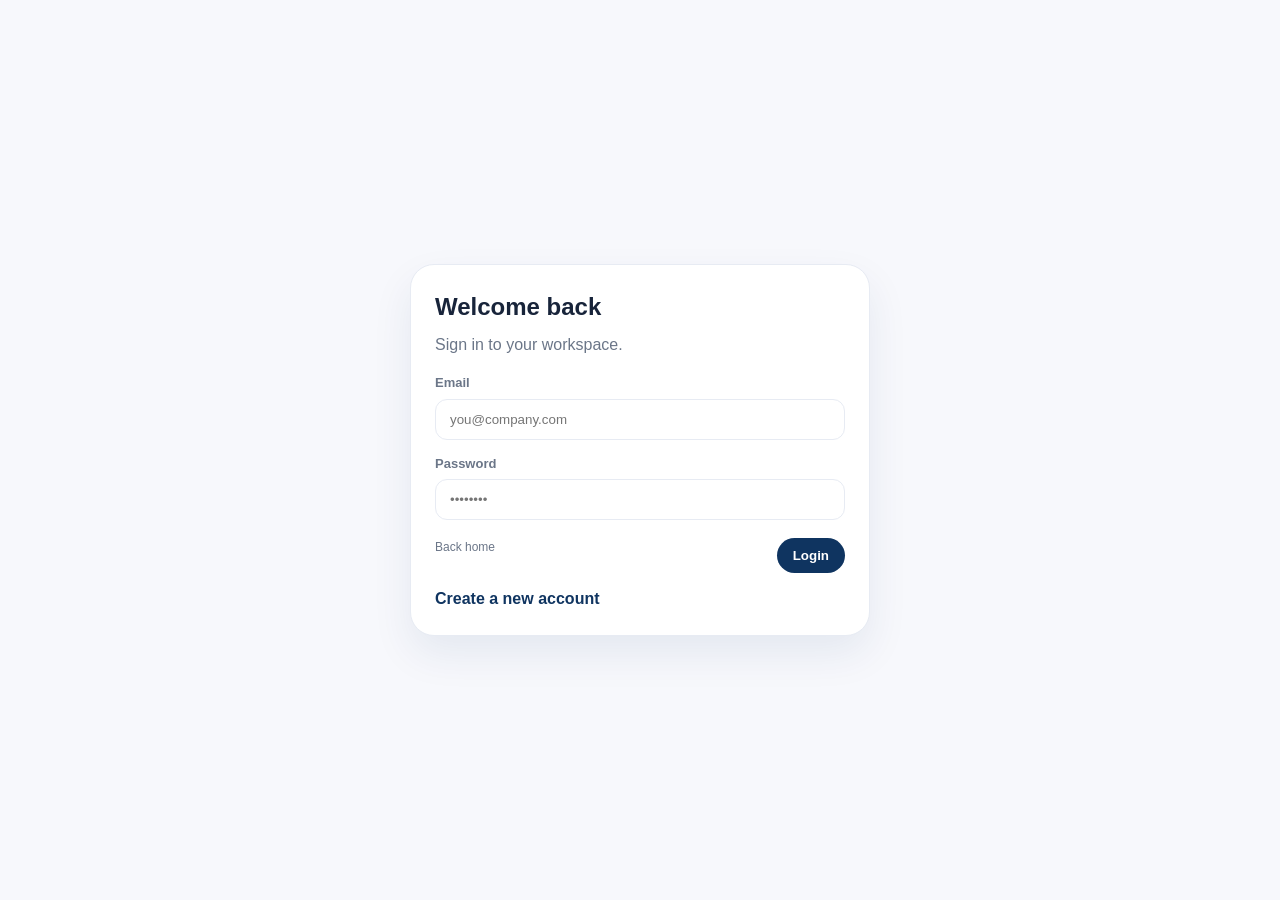
<file: admin.html>
<!DOCTYPE html>
<html lang="en">
<head>
  <meta charset="UTF-8" />
  <meta name="viewport" content="width=device-width, initial-scale=1.0" />
  <title>Admin Dashboard · Catalog SaaS Studio</title>
  <link rel="stylesheet" href="styles.css" />
</head>
<body data-page="admin">
  <div class="shell">
    <aside class="sidebar">
      <a class="brand" href="admin.html">Admin Console</a>
      <a class="active" href="admin.html">Users</a>
      <a href="dashboard.html">User Dashboard</a>
      <a href="catalogue_cloud_app_v2.html">Catalog Studio</a>
      <a href="#" id="adminLogoutBtn">Logout</a>
    </aside>
    <main class="main">
      <div class="topbar">
        <div>
          <h2 id="adminWelcome">Admin console</h2>
          <p class="small">Manage all accounts from one place.</p>
        </div>
      </div>
      <div class="panel" style="padding:20px; margin-bottom: 16px;">
        <h3>Tenant analytics</h3>
        <p class="small">Review the health of your tenant workspace and role assignments.</p>
        <div class="kpis" style="margin-top: 12px;">
          <div class="kpi"><span class="small">Tenant</span><strong id="tenantName">default</strong></div>
          <div class="kpi"><span class="small">Users</span><strong id="tenantUserCount">0</strong></div>
          <div class="kpi"><span class="small">Catalogs</span><strong id="tenantCatalogCount">0</strong></div>
        </div>
      </div>
      <div class="panel" style="padding:20px; margin-bottom: 16px;">
        <h3>Tenant role management</h3>
        <p class="small">Assign workspace roles to collaborators for this tenant.</p>
        <div class="form-grid" style="margin-top: 12px;">
          <div class="form-group">
            <label for="tenantUserSelect">User</label>
            <select id="tenantUserSelect"></select>
          </div>
          <div class="form-group">
            <label for="tenantRoleSelect">Role</label>
            <select id="tenantRoleSelect">
              <option value="member">Member</option>
              <option value="admin">Admin</option>
              <option value="viewer">Viewer</option>
            </select>
          </div>
          <div class="form-actions" style="grid-column: 1 / -1; justify-content: flex-end;">
            <button class="btn btn-primary" id="saveTenantRoleBtn" type="button">Assign role</button>
          </div>
        </div>
      </div>
      <div class="table-wrap">
        <table>
          <thead>
            <tr>
              <th>Name</th>
              <th>Email</th>
              <th>Role</th>
              <th>Status</th>
              <th>Actions</th>
            </tr>
          </thead>
          <tbody id="usersTableBody"></tbody>
        </table>
      </div>
    </main>
  </div>
  <script src="app.js"></script>
</body>
</html>
</file>
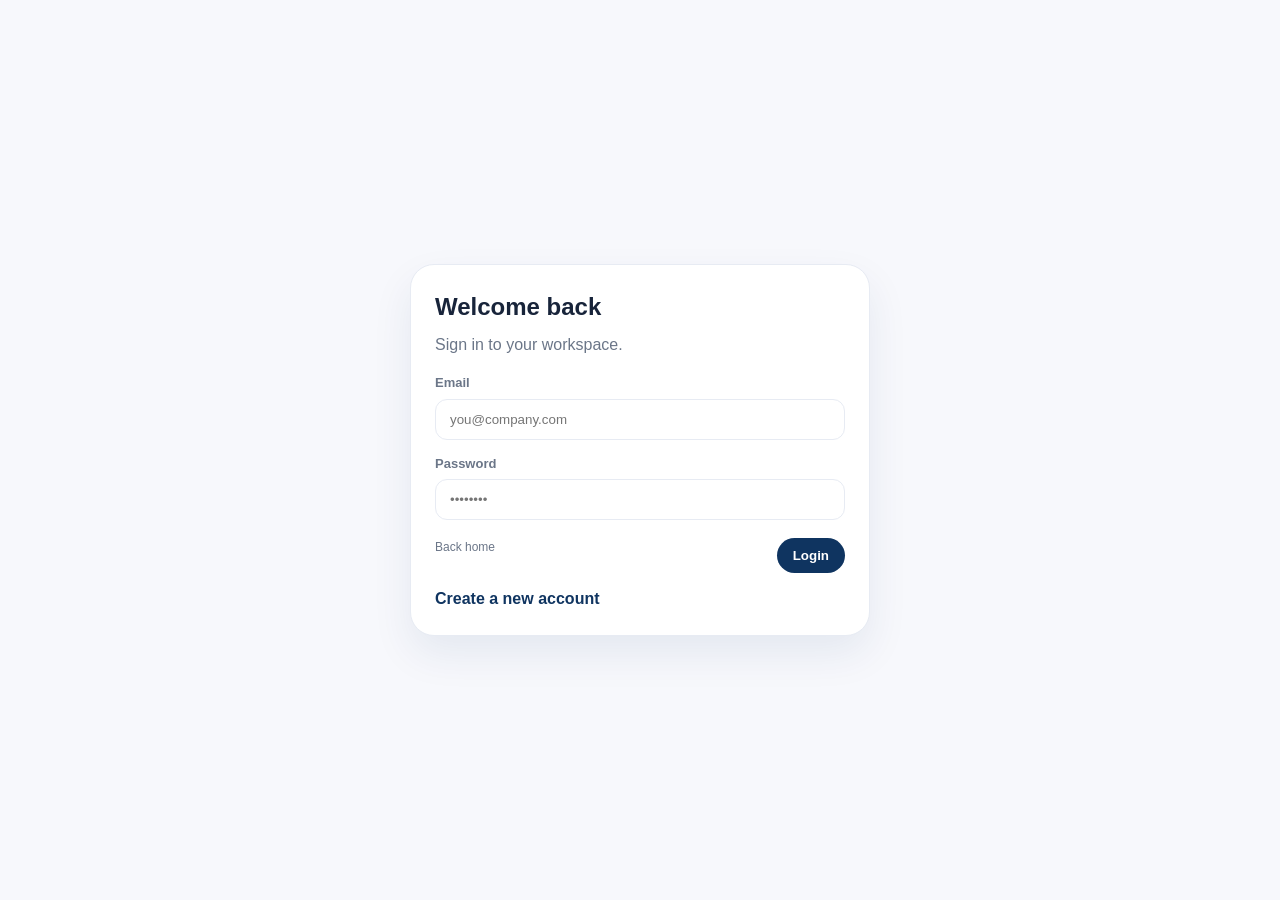
<file: dashboard.html>
<!DOCTYPE html>
<html lang="en">
<head>
  <meta charset="UTF-8" />
  <meta name="viewport" content="width=device-width, initial-scale=1.0" />
  <title>User Dashboard · Catalog SaaS Studio</title>
  <link rel="stylesheet" href="styles.css" />
</head>
<body data-page="dashboard">
  <div class="shell">
    <aside class="sidebar">
      <a class="brand" href="dashboard.html">Catalog SaaS</a>
      <a class="active" href="dashboard.html">Dashboard</a>
      <a href="catalogue_cloud_app_v2.html">Catalog Manager</a>
      <a href="#" id="logoutBtn">Logout</a>
    </aside>
    <main class="main">
      <div class="topbar">
        <div>
          <h2 id="welcomeName">Welcome</h2>
          <p class="small">Your user workspace and activity overview.</p>
        </div>
        <a href="catalogue_cloud_app_v2.html" class="btn btn-primary">Open Catalog Studio</a>
      </div>
      <div class="kpis">
        <div class="kpi"><span class="small">Total users</span><strong id="totalUsers">0</strong></div>
        <div class="kpi"><span class="small">Active accounts</span><strong id="activeUsers">0</strong></div>
        <div class="kpi"><span class="small">Admin accounts</span><strong id="adminCount">0</strong></div>
      </div>
      <div class="panel" style="padding:20px; margin-bottom: 16px;">
        <h3>Workspace overview</h3>
        <p class="small">You can manage catalog tasks, review team availability, and jump into the catalog studio.</p>
      </div>

      <div class="panel" style="padding:20px; margin-bottom: 16px;">
        <div class="topbar" style="margin-bottom: 12px;">
          <div>
            <h3 style="margin:0;">Tenant analytics</h3>
            <p class="small" style="margin: 4px 0 0;">Live snapshot of your catalog health.</p>
          </div>
          <div class="hero-actions">
            <button class="btn btn-secondary" id="exportCatalogBtn">Export JSON</button>
            <label class="btn btn-secondary" for="importCatalogInput" style="cursor:pointer;">Import JSON</label>
            <input id="importCatalogInput" type="file" accept="application/json" style="display:none;" />
          </div>
        </div>
        <div class="kpis">
          <div class="kpi"><span class="small">Catalog items</span><strong id="catalogCount">0</strong></div>
          <div class="kpi"><span class="small">Total stock</span><strong id="totalStock">0</strong></div>
          <div class="kpi"><span class="small">Value</span><strong id="catalogValue">$0.00</strong></div>
        </div>
      </div>

      <div class="panel" style="padding:20px;">
        <div class="topbar" style="margin-bottom: 12px;">
          <div>
            <h3 style="margin:0;">Catalog CRUD panel</h3>
            <p class="small" style="margin: 4px 0 0;">Create, edit, and remove products for your tenant.</p>
          </div>
          <button class="btn btn-primary" id="showCatalogFormBtn">New catalog item</button>
        </div>

        <form id="catalogForm" class="form-grid" style="display:none; margin-bottom: 16px;">
          <input type="hidden" id="catalogId" />
          <div class="form-group">
            <label for="catalogName">Name</label>
            <input id="catalogName" required />
          </div>
          <div class="form-group">
            <label for="catalogSku">SKU</label>
            <input id="catalogSku" required />
          </div>
          <div class="form-group">
            <label for="catalogCategory">Category</label>
            <input id="catalogCategory" required />
          </div>
          <div class="form-group">
            <label for="catalogPrice">Price</label>
            <input id="catalogPrice" type="number" step="0.01" required />
          </div>
          <div class="form-group">
            <label for="catalogStock">Stock</label>
            <input id="catalogStock" type="number" required />
          </div>
          <div class="form-group">
            <label for="catalogStatus">Status</label>
            <select id="catalogStatus">
              <option value="active">Active</option>
              <option value="draft">Draft</option>
              <option value="archived">Archived</option>
            </select>
          </div>
          <div class="form-group">
            <label for="catalogImageFile">Upload image</label>
            <input id="catalogImageFile" type="file" accept="image/*" />
          </div>
          <div class="form-group">
            <label for="catalogImageUrl">Image URL</label>
            <input id="catalogImageUrl" />
          </div>
          <div class="form-group">
            <label for="catalogDescription">Description</label>
            <input id="catalogDescription" />
          </div>
          <div class="form-actions" style="grid-column: 1 / -1; justify-content: flex-end;">
            <button type="button" class="btn btn-secondary" id="cancelCatalogBtn">Cancel</button>
            <button type="submit" class="btn btn-primary">Save item</button>
          </div>
        </form>

        <div class="table-wrap">
          <table>
            <thead>
              <tr>
                <th>Name</th>
                <th>SKU</th>
                <th>Category</th>
                <th>Price</th>
                <th>Stock</th>
                <th>Status</th>
                <th>Actions</th>
              </tr>
            </thead>
            <tbody id="catalogTableBody"></tbody>
          </table>
        </div>
      </div>
    </main>
  </div>
  <script src="app.js"></script>
</body>
</html>
</file>
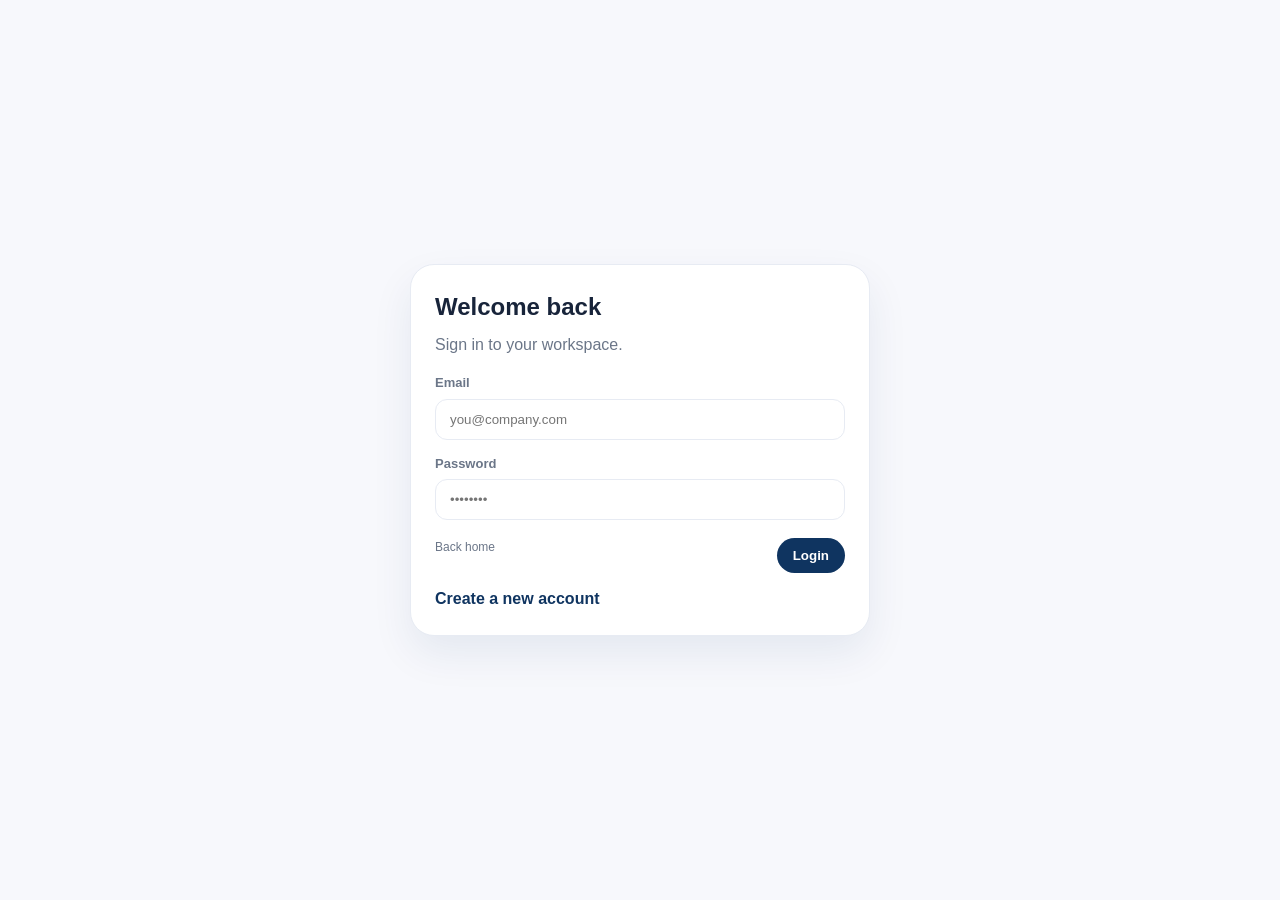
<file: login.html>
<!DOCTYPE html>
<html lang="en">
<head>
  <meta charset="UTF-8" />
  <meta name="viewport" content="width=device-width, initial-scale=1.0" />
  <title>Login · Catalog SaaS Studio</title>
  <link rel="stylesheet" href="styles.css" />
</head>
<body>
  <div class="auth-wrap">
    <div class="auth-card">
      <h2>Welcome back</h2>
      <p>Sign in to your workspace.</p>
      <form id="loginForm">
        <div class="form-group">
          <label for="email">Email</label>
          <input id="email" name="email" type="email" placeholder="you@company.com" required />
        </div>
        <div class="form-group">
          <label for="password">Password</label>
          <input id="password" name="password" type="password" placeholder="••••••••" required />
        </div>
        <div class="form-actions">
          <a href="index.html" class="small">Back home</a>
          <button class="btn btn-primary" type="submit">Login</button>
        </div>
      </form>
      <div id="authMessage" class="message"></div>
      <div class="switch-link"><a href="register.html">Create a new account</a></div>
    </div>
  </div>
  <script src="app.js"></script>
</body>
</html>
</file>
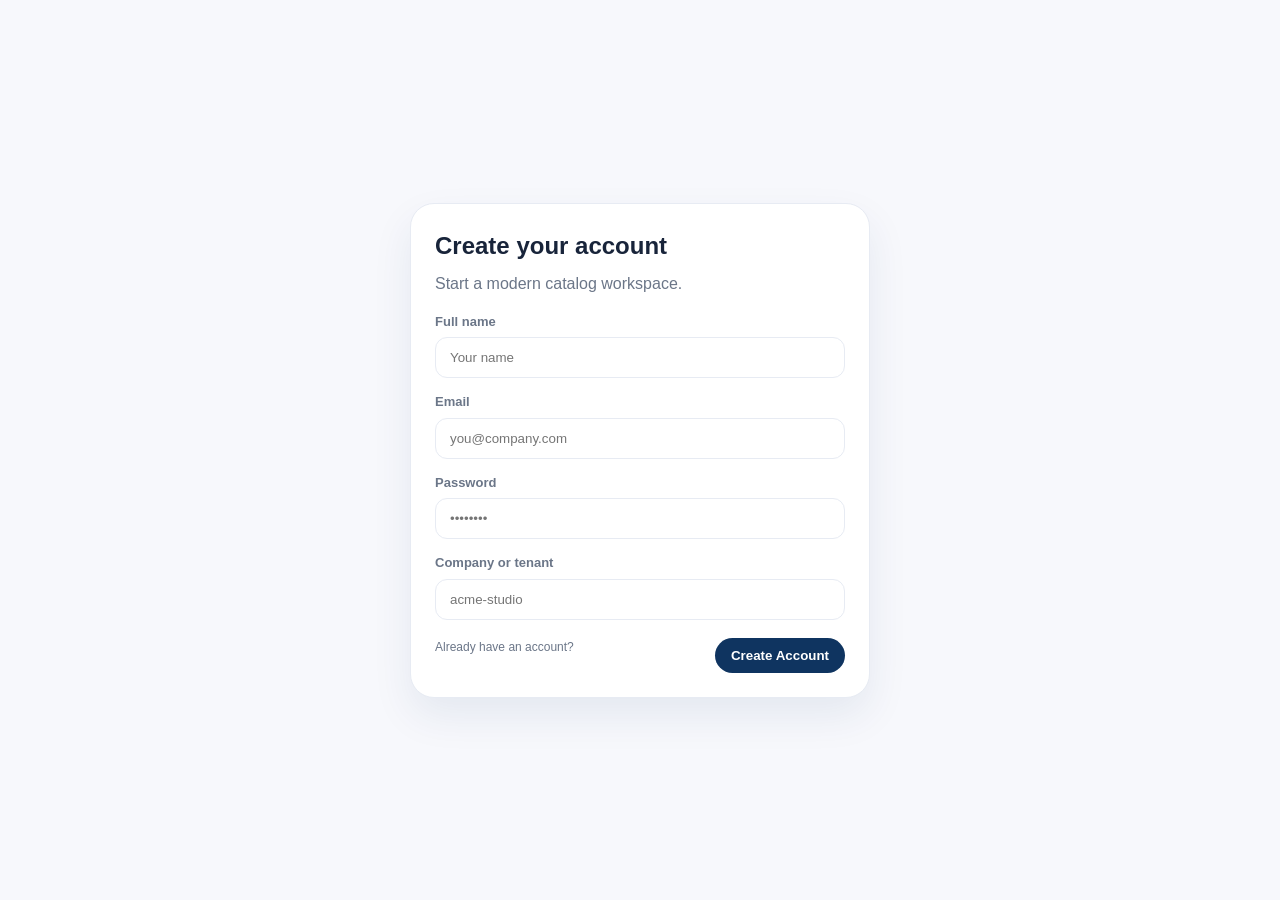
<file: register.html>
<!DOCTYPE html>
<html lang="en">
<head>
  <meta charset="UTF-8" />
  <meta name="viewport" content="width=device-width, initial-scale=1.0" />
  <title>Register · Catalog SaaS Studio</title>
  <link rel="stylesheet" href="styles.css" />
</head>
<body>
  <div class="auth-wrap">
    <div class="auth-card">
      <h2>Create your account</h2>
      <p>Start a modern catalog workspace.</p>
      <form id="registerForm">
        <div class="form-group">
          <label for="name">Full name</label>
          <input id="name" name="name" type="text" placeholder="Your name" required />
        </div>
        <div class="form-group">
          <label for="email">Email</label>
          <input id="email" name="email" type="email" placeholder="you@company.com" required />
        </div>
        <div class="form-group">
          <label for="password">Password</label>
          <input id="password" name="password" type="password" placeholder="••••••••" required />
        </div>
        <div class="form-group">
          <label for="tenantId">Company or tenant</label>
          <input id="tenantId" name="tenantId" type="text" placeholder="acme-studio" />
        </div>
        <div class="form-actions">
          <a href="login.html" class="small">Already have an account?</a>
          <button class="btn btn-primary" type="submit">Create Account</button>
        </div>
      </form>
      <div id="authMessage" class="message"></div>
    </div>
  </div>
  <script src="app.js"></script>
</body>
</html>
</file>
<file: styles.css>
:root {
  --bg: #f7f8fc;
  --surface: #ffffff;
  --surface-2: #f3f5fb;
  --text: #18243a;
  --muted: #6b7688;
  --primary: #0f3460;
  --secondary: #e94560;
  --accent: #27ae60;
  --border: #e7ebf3;
}
* { box-sizing: border-box; }
body {
  margin: 0;
  font-family: Inter, Segoe UI, Roboto, sans-serif;
  background: var(--bg);
  color: var(--text);
  line-height: 1.5;
}
a { color: inherit; text-decoration: none; }
.container { max-width: 1200px; margin: 0 auto; padding: 24px; }
nav { background: rgba(255,255,255,0.9); backdrop-filter: blur(10px); border-bottom: 1px solid var(--border); position: sticky; top: 0; z-index: 20; }
.navbar { max-width: 1200px; margin: 0 auto; padding: 16px 24px; display: flex; justify-content: space-between; align-items: center; }
.brand { font-weight: 800; color: var(--primary); font-size: 1.1rem; }
.nav-links { display: flex; gap: 14px; align-items: center; color: var(--muted); }
.btn {
  border: none; border-radius: 999px; padding: 10px 16px; font-weight: 700; cursor: pointer;
}
.btn-primary { background: var(--primary); color: white; }
.btn-secondary { background: var(--surface-2); color: var(--primary); }
.btn-danger { background: var(--secondary); color: white; }
.hero { display: grid; grid-template-columns: 1.2fr 0.8fr; gap: 24px; padding: 48px 0 28px; align-items: center; }
.hero-card, .panel { background: var(--surface); border: 1px solid var(--border); border-radius: 24px; box-shadow: 0 14px 40px rgba(15, 52, 96, 0.08); }
.hero-card { padding: 32px; }
.hero-card h1 { font-size: clamp(28px, 4vw, 44px); margin: 0 0 12px; line-height: 1.1; }
.hero-card p { color: var(--muted); font-size: 16px; margin-bottom: 18px; }
.hero-actions { display: flex; gap: 12px; flex-wrap: wrap; }
.hero-side { padding: 24px; }
.hero-side ul { padding-left: 18px; color: var(--muted); }
.features { display: grid; grid-template-columns: repeat(3, 1fr); gap: 16px; margin: 24px 0 40px; }
.feature { background: var(--surface); border: 1px solid var(--border); border-radius: 18px; padding: 18px; }
.feature h3 { margin: 0 0 8px; font-size: 16px; }
.feature p { margin: 0; color: var(--muted); font-size: 14px; }
.auth-wrap { min-height: 100vh; display: grid; place-items: center; padding: 24px; }
.auth-card { width: min(460px, 100%); background: var(--surface); border: 1px solid var(--border); border-radius: 24px; padding: 24px; box-shadow: 0 18px 40px rgba(15, 52, 96, 0.08); }
.auth-card h2 { margin-top: 0; margin-bottom: 8px; }
.auth-card p { color: var(--muted); margin-top: 0; }
.form-group { margin-bottom: 14px; }
.form-group label { display: block; font-size: 13px; font-weight: 700; margin-bottom: 6px; color: var(--muted); }
.form-group input, .form-group select { width: 100%; padding: 12px 14px; border: 1px solid var(--border); border-radius: 12px; }
.form-actions { display: flex; justify-content: space-between; gap: 10px; margin-top: 18px; }
.switch-link { margin-top: 14px; color: var(--primary); font-weight: 700; cursor: pointer; }
.message { margin-top: 12px; padding: 10px 12px; border-radius: 12px; font-size: 14px; display: none; }
.message.error { background: #fff2f4; color: #b42318; display: block; }
.message.success { background: #effcf3; color: #027a48; display: block; }
.shell { display: grid; grid-template-columns: 260px 1fr; min-height: 100vh; }
.sidebar { background: var(--primary); color: white; padding: 24px 18px; }
.sidebar .brand { color: white; margin-bottom: 24px; display: block; }
.sidebar a { display: block; margin: 8px 0; padding: 10px 12px; border-radius: 12px; color: rgba(255,255,255,0.9); }
.sidebar a.active, .sidebar a:hover { background: rgba(255,255,255,0.16); }
.main { padding: 24px; }
.topbar { display: flex; justify-content: space-between; align-items: center; margin-bottom: 20px; }
.kpis { display: grid; grid-template-columns: repeat(3, 1fr); gap: 16px; margin-bottom: 16px; }
.kpi { background: var(--surface); border: 1px solid var(--border); border-radius: 18px; padding: 18px; }
.kpi strong { display: block; font-size: 22px; margin-top: 6px; }
.table-wrap { overflow: auto; background: var(--surface); border: 1px solid var(--border); border-radius: 18px; padding: 16px; }
table { width: 100%; border-collapse: collapse; }
th, td { padding: 12px 10px; border-bottom: 1px solid var(--border); text-align: left; }
.badge { display: inline-block; padding: 5px 10px; border-radius: 999px; font-size: 12px; font-weight: 700; }
.badge.admin { background: #fef3c7; color: #92400e; }
.badge.user { background: #e0f2fe; color: #0369a1; }
.badge.active { background: #ecfdf3; color: #027a48; }
.badge.suspended { background: #fef2f2; color: #b42318; }
.iframe-frame { width: 100%; min-height: calc(100vh - 120px); border: 0; border-radius: 18px; background: white; }
.form-grid { display: grid; grid-template-columns: 1fr 1fr; gap: 14px; }
.small { color: var(--muted); font-size: 12px; }
@media (max-width: 900px) {
  .hero, .features, .shell, .kpis, .form-grid { grid-template-columns: 1fr; }
  .sidebar { padding: 16px; }
  .main { padding: 16px; }
}
</file>
